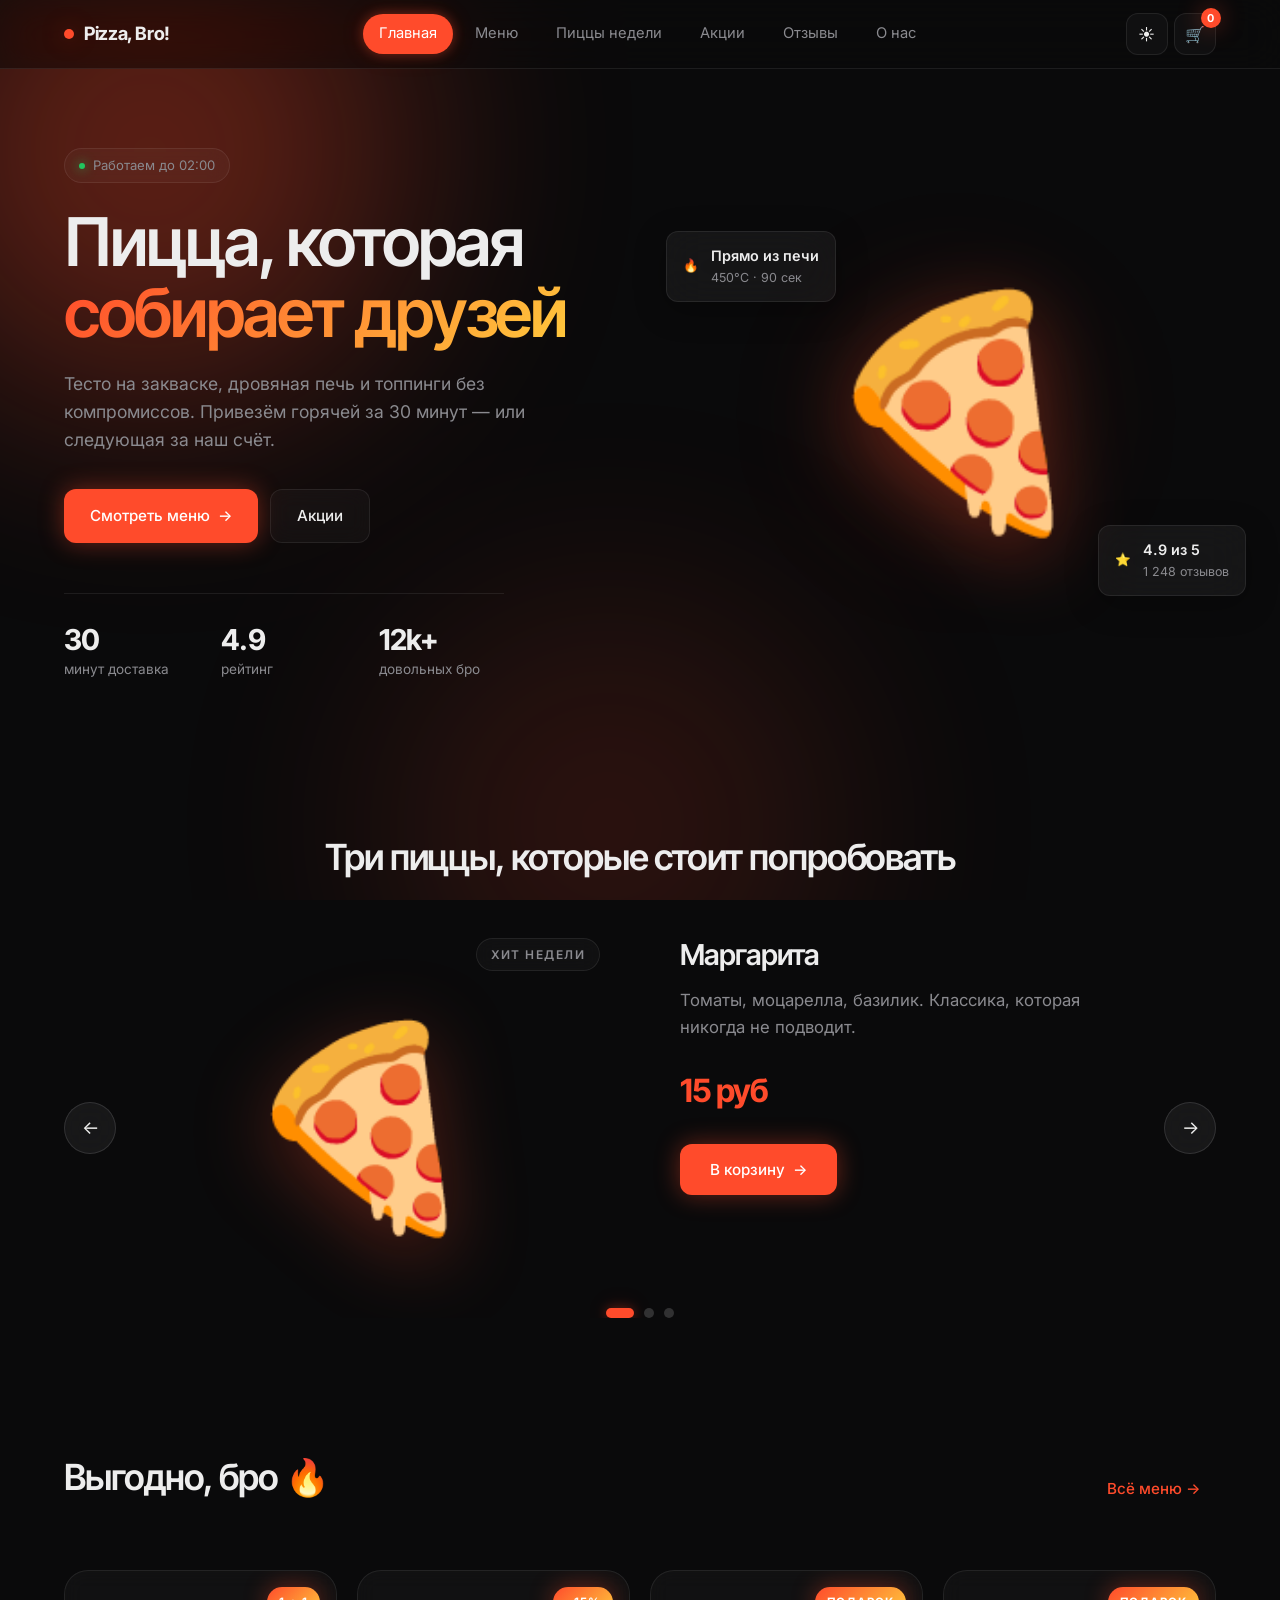
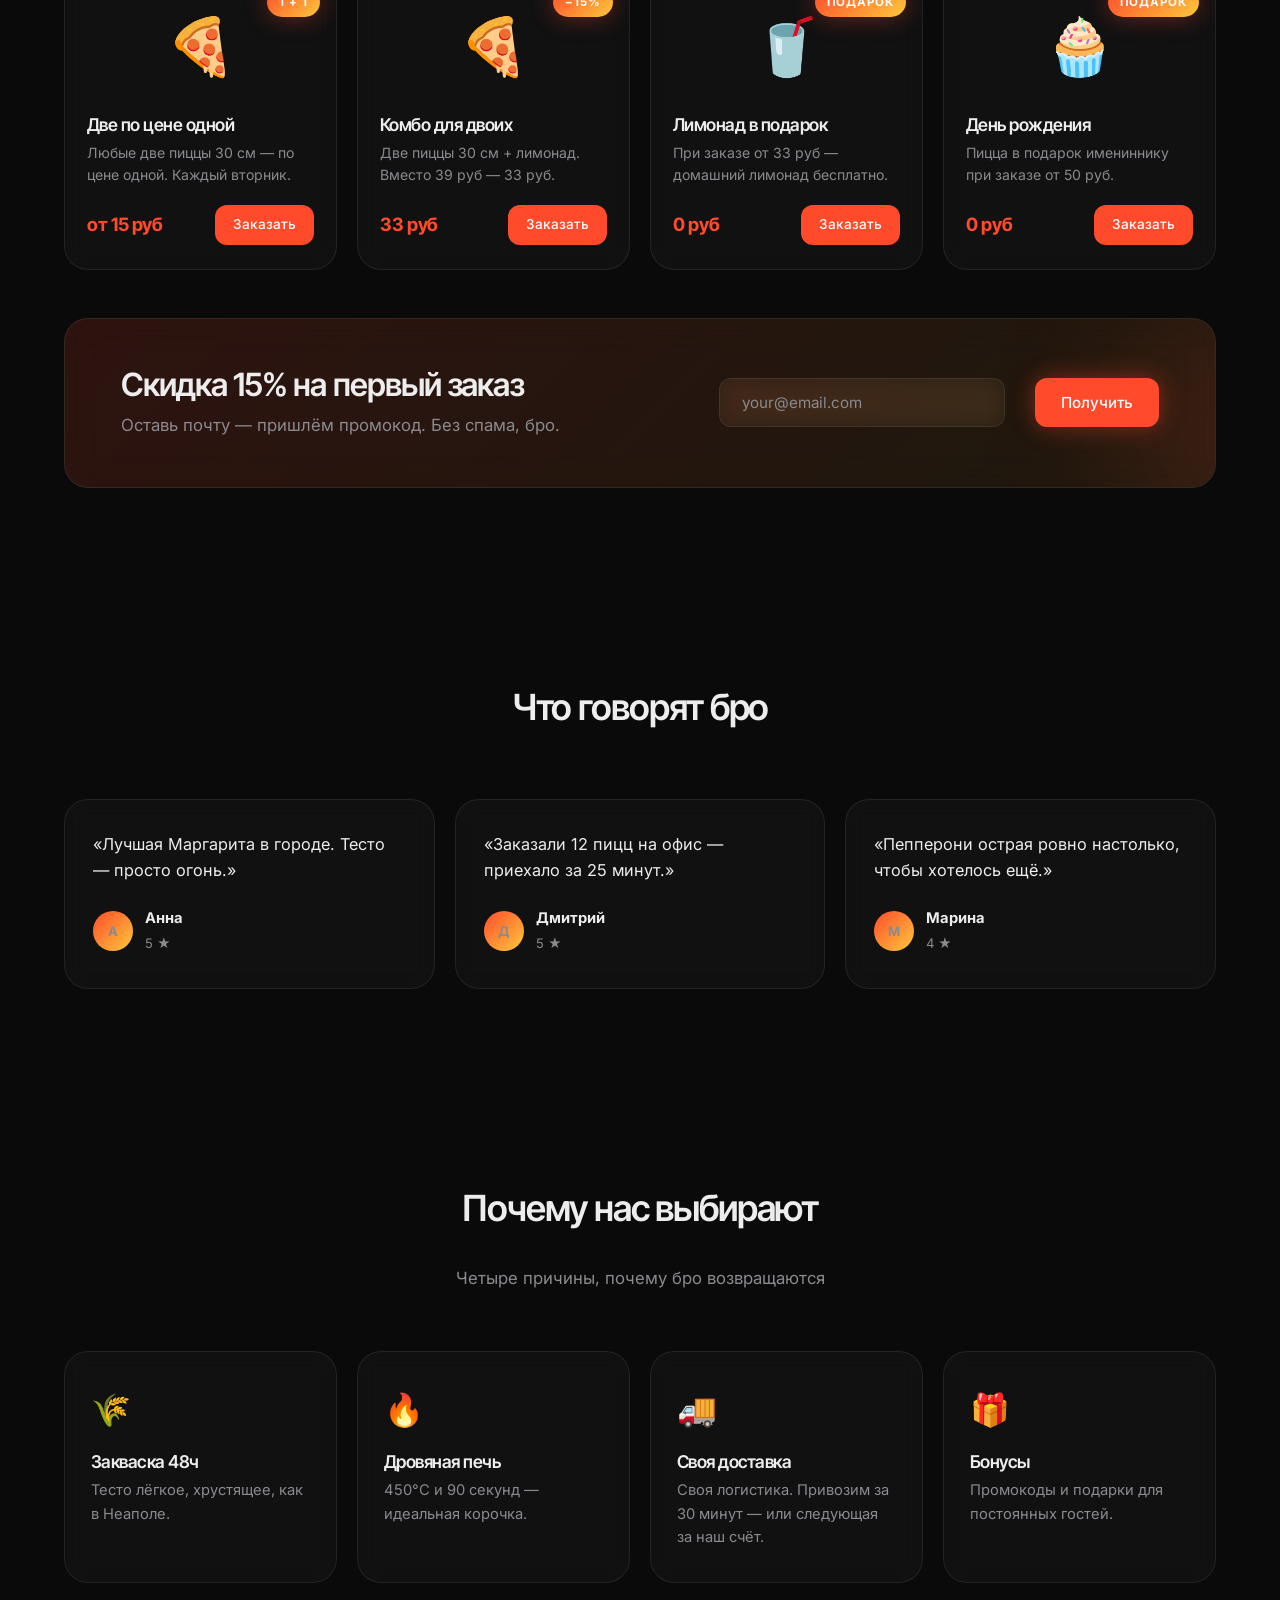
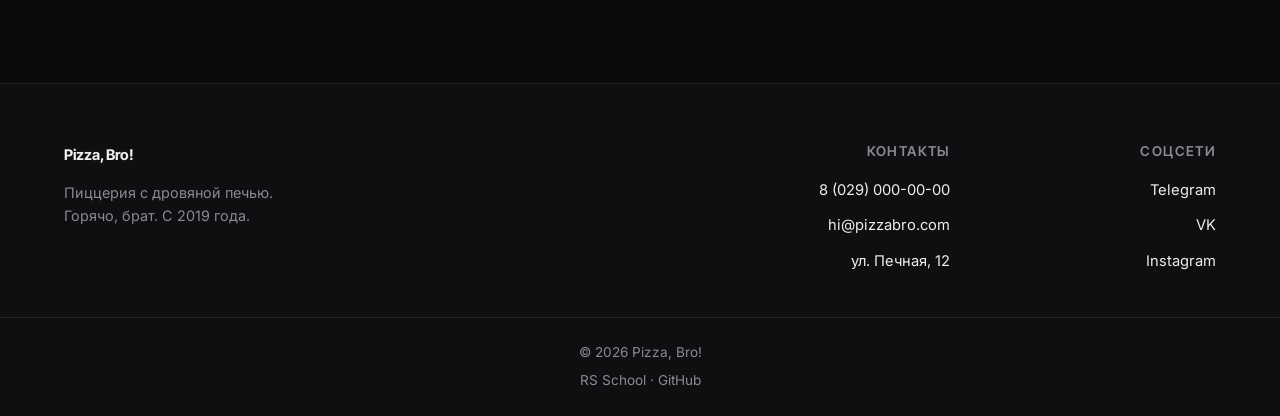
<file: index.html>
<!DOCTYPE html>
<html lang="ru" data-theme="dark">
<head>
    <meta charset="UTF-8">
    <meta name="viewport" content="width=device-width, initial-scale=1.0">
    <title>Pizza, Bro! — Горячо, брат</title>
    <meta name="description" content="Пиццерия Pizza, Bro!: пицца на дровах за 30 минут. Тесто на закваске, быстрая доставка.">
    <link rel="icon" type="image/svg+xml" href="favicon.svg">
    <link rel="preconnect" href="https://fonts.googleapis.com">
    <link rel="preconnect" href="https://fonts.gstatic.com" crossorigin>
    <link href="https://fonts.googleapis.com/css2?family=Inter:wght@400;500;600;700&family=Inter+Tight:wght@500;600;700&display=swap" rel="stylesheet">
    <link rel="stylesheet" href="css/style.css">
</head>
<body>

    <div class="bg-blobs">
        <div class="blob blob--1"></div>
        <div class="blob blob--2"></div>
    </div>

    <!-- ================= HEADER ================= -->
    <header class="header">
        <div class="container header__inner">
            <a href="index.html" class="logo" aria-label="Pizza, Bro! — на главную">
                <span class="logo__dot"></span>
                Pizza, Bro!
            </a>

            <nav class="nav nav--desktop" aria-label="Основная навигация">
                <ul class="nav__list">
                    <li><a href="#hero" class="nav__link nav__link--active">Главная</a></li>
                    <li><a href="catalog.html" class="nav__link">Меню</a></li>
                    <li><a href="#showcase" class="nav__link">Пиццы недели</a></li>
                    <li><a href="#sale-pizzas" class="nav__link">Акции</a></li>
                    <li><a href="#reviews" class="nav__link">Отзывы</a></li>
                    <li><a href="#features" class="nav__link">О нас</a></li>
                </ul>
            </nav>

            <div class="header__actions">
                <button class="icon-btn" id="themeToggle" type="button" aria-label="Сменить тему">
                    <span class="theme-toggle__icon">☀️</span>
                </button>

                <div class="cart-wrapper">
                    <button class="icon-btn cart-btn" id="cartBtn" type="button" aria-label="Корзина">
                        <span>🛒</span>
                        <span class="cart-btn__count" id="cartCount">0</span>
                    </button>

                    <div class="cart-dropdown" id="cartDropdown" hidden>
                        <div class="cart-dropdown__header">
                            <h3 class="cart-dropdown__title">Корзина</h3>
                            <button class="cart-dropdown__clear" id="cartClear" type="button">Очистить</button>
                        </div>
                        <div class="cart-dropdown__body" id="cartBody"></div>
                        <div class="cart-dropdown__footer">
                            <div class="cart-dropdown__total">
                                <span>Итого:</span>
                                <strong id="cartTotal">0 руб</strong>
                            </div>
                            <button class="btn btn--primary cart-dropdown__checkout" type="button">Оформить</button>
                        </div>
                    </div>
                </div>

                <button class="burger" id="burger" type="button" aria-label="Открыть меню" aria-expanded="false">
                    <span></span><span></span><span></span>
                </button>
            </div>
        </div>
    </header>

    <nav class="nav nav--mobile" id="nav" aria-label="Мобильная навигация">
        <ul class="nav__list">
            <li><a href="#hero" class="nav__link nav__link--active">Главная</a></li>
            <li><a href="catalog.html" class="nav__link">Меню</a></li>
            <li><a href="#showcase" class="nav__link">Пиццы недели</a></li>
            <li><a href="#sale-pizzas" class="nav__link">Акции</a></li>
            <li><a href="#reviews" class="nav__link">Отзывы</a></li>
            <li><a href="#features" class="nav__link">О нас</a></li>
        </ul>
    </nav>

    <main>

        <!-- ================= HERO ================= -->
        <section class="hero" id="hero">
            <div class="container hero__inner">
                <div class="hero__content">
                    <div class="hero__badge">
                        <span class="hero__badge-dot"></span>
                        Работаем до 02:00
                    </div>

                    <h1 class="hero__title">
                        Пицца, которая<br>
                        <span class="hero__gradient">собирает друзей</span>
                    </h1>

                    <p class="hero__text">
                        Тесто на закваске, дровяная печь и топпинги без компромиссов.
                        Привезём горячей за 30 минут — или следующая за наш счёт.
                    </p>

                    <div class="hero__buttons">
                        <a href="catalog.html" class="btn btn--primary">
                            Смотреть меню
                            <span class="btn__arrow">→</span>
                        </a>
                        <a href="#sale-pizzas" class="btn btn--ghost">Акции</a>
                    </div>

                    <ul class="hero__stats">
                        <li>
                            <strong>30</strong>
                            <span>минут доставка</span>
                        </li>
                        <li>
                            <strong>4.9</strong>
                            <span>рейтинг</span>
                        </li>
                        <li>
                            <strong>12k+</strong>
                            <span>довольных бро</span>
                        </li>
                    </ul>
                </div>

                <div class="hero__image">
                    <div class="hero__glow"></div>
                    <div class="hero__pizza">
                        <img src="images/pizza.svg" alt="Пицца из дровяной печи">
                    </div>
                    <div class="hero__card hero__card--1">
                        <span class="hero__card-icon">🔥</span>
                        <div>
                            <strong>Прямо из печи</strong>
                            <span>450°C · 90 сек</span>
                        </div>
                    </div>
                    <div class="hero__card hero__card--2">
                        <span class="hero__card-icon">⭐</span>
                        <div>
                            <strong>4.9 из 5</strong>
                            <span>1 248 отзывов</span>
                        </div>
                    </div>
                </div>
            </div>
        </section>

        <!-- ================= CAROUSEL ================= -->
        <section class="carousel" id="showcase" aria-label="Пиццы недели">
            <div class="container">

                <div class="carousel__head">
                    <h2 class="section-title">Три пиццы, которые стоит попробовать</h2>
                </div>

                <div class="carousel__stage" id="carouselStage">

                    <div class="carousel__viewport">
                        <ul class="carousel__track" id="carouselTrack">

                            <li class="carousel__slide carousel__slide--active">
                                <div class="carousel__inner">

                                    <div class="carousel__visual">
                                        <span class="carousel__tag">Хит недели</span>
                                        <div class="carousel__pizza">
                                            <img src="images/pizza.svg" alt="Пицца Маргарита">
                                        </div>
                                    </div>

                                    <div class="carousel__content">
                                        <h3 class="carousel__title">Маргарита</h3>
                                        <p class="carousel__desc">
                                            Томаты, моцарелла, базилик. Классика, которая никогда не подводит.
                                        </p>
                                        <span class="carousel__price">15 руб</span>
                                        <button class="btn btn--primary carousel__btn" type="button" data-add-simple="pizza-margherita">
                                            В корзину
                                            <span>→</span>
                                        </button>
                                    </div>

                                </div>
                            </li>

                            <li class="carousel__slide">
                                <div class="carousel__inner">

                                    <div class="carousel__visual">
                                        <span class="carousel__tag carousel__tag--hot">Острая</span>
                                        <div class="carousel__pizza">
                                            <img src="images/pizza.svg" alt="Пицца Пепперони">
                                        </div>
                                    </div>

                                    <div class="carousel__content">
                                        <h3 class="carousel__title">Пепперони</h3>
                                        <p class="carousel__desc">
                                            Острая салями, моцарелла, чили. Для тех, кто любит поострее.
                                        </p>
                                        <span class="carousel__price">20 руб</span>
                                        <button class="btn btn--primary carousel__btn" type="button" data-add-simple="pizza-pepperoni">
                                            В корзину
                                            <span>→</span>
                                        </button>
                                    </div>

                                </div>
                            </li>

                            <li class="carousel__slide">
                                <div class="carousel__inner">

                                    <div class="carousel__visual">
                                        <span class="carousel__tag">Классика</span>
                                        <div class="carousel__pizza">
                                            <img src="images/pizza.svg" alt="Пицца Четыре сыра">
                                        </div>
                                    </div>

                                    <div class="carousel__content">
                                        <h3 class="carousel__title">Четыре сыра</h3>
                                        <p class="carousel__desc">
                                            Горгонзола, дорблю, чеддер, моцарелла. Сырный рай, бро.
                                        </p>
                                        <span class="carousel__price">23 руб</span>
                                        <button class="btn btn--primary carousel__btn" type="button" data-add-simple="pizza-four-cheese">
                                            В корзину
                                            <span>→</span>
                                        </button>
                                    </div>

                                </div>
                            </li>

                        </ul>
                    </div>

                    <div class="carousel__dots" role="tablist" aria-label="Слайды">
                        <button class="carousel__dot carousel__dot--active" type="button" role="tab" aria-selected="true" aria-label="Слайд 1"></button>
                        <button class="carousel__dot" type="button" role="tab" aria-selected="false" aria-label="Слайд 2"></button>
                        <button class="carousel__dot" type="button" role="tab" aria-selected="false" aria-label="Слайд 3"></button>
                    </div>

                    <button class="carousel__arrow carousel__arrow--prev" type="button" id="carouselPrev" aria-label="Предыдущий слайд">
                        <span>←</span>
                    </button>
                    <button class="carousel__arrow carousel__arrow--next" type="button" id="carouselNext" aria-label="Следующий слайд">
                        <span>→</span>
                    </button>

                </div>

            </div>
        </section>

        <!-- ================= SALE ================= -->
        <section class="sale" id="sale-pizzas">
            <div class="container">
                <div class="section-head">
                    <div>
                        <h2 class="section-title">Выгодно, бро 🔥</h2>
                    </div>
                    <a href="catalog.html" class="link-more">
                        Всё меню <span>→</span>
                    </a>
                </div>

                <div class="sale__grid">

                    <article class="sale-card">
                        <div class="sale-card__badge">1 + 1</div>
                        <div class="sale-card__img">
                            <img src="images/pizza.svg" alt="Пицца Маргарита">
                        </div>
                        <div class="sale-card__body">
                            <h3>Две по цене одной</h3>
                            <p>Любые две пиццы 30 см — по цене одной. Каждый вторник.</p>
                            <div class="sale-card__bottom">
                                <span class="price">от 15 руб</span>
                                <a href="catalog.html" class="btn btn--small">Заказать</a>
                            </div>
                        </div>
                    </article>

                    <article class="sale-card">
                        <div class="sale-card__badge">−15%</div>
                        <div class="sale-card__img">
                            <img src="images/pizza.svg" alt="Пицца Пепперони">
                        </div>
                        <div class="sale-card__body">
                            <h3>Комбо для двоих</h3>
                            <p>Две пиццы 30 см + лимонад. Вместо 39 руб — 33 руб.</p>
                            <div class="sale-card__bottom">
                                <span class="price">33 руб</span>
                                <a href="catalog.html" class="btn btn--small">Заказать</a>
                            </div>
                        </div>
                    </article>

                    <article class="sale-card">
                        <div class="sale-card__badge">Подарок</div>
                        <div class="sale-card__img">
                            <img src="images/drink-lemonade.svg" alt="Домашний лимонад">
                        </div>
                        <div class="sale-card__body">
                            <h3>Лимонад в подарок</h3>
                            <p>При заказе от 33 руб — домашний лимонад бесплатно.</p>
                            <div class="sale-card__bottom">
                                <span class="price">0 руб</span>
                                <a href="catalog.html" class="btn btn--small">Заказать</a>
                            </div>
                        </div>
                    </article>

                    <article class="sale-card">
                        <div class="sale-card__badge">Подарок</div>
                        <div class="sale-card__img">
                            <img src="images/dessert-cheesecake.svg" alt="Чизкейк">
                        </div>
                        <div class="sale-card__body">
                            <h3>День рождения</h3>
                            <p>Пицца в подарок имениннику при заказе от 50 руб.</p>
                            <div class="sale-card__bottom">
                                <span class="price">0 руб</span>
                                <a href="catalog.html" class="btn btn--small">Заказать</a>
                            </div>
                        </div>
                    </article>

                </div>

                <div class="cta">
                    <div class="cta__inner">
                        <div class="cta__text">
                            <h3>Скидка 15% на первый заказ</h3>
                            <p>Оставь почту — пришлём промокод. Без спама, бро.</p>
                        </div>
                        <form class="cta__form" novalidate>
                            <input type="email" placeholder="your@email.com" aria-label="Email" required>
                            <button type="submit" class="btn btn--primary">Получить</button>
                        </form>
                    </div>
                </div>

            </div>
        </section>

        <!-- ================= REVIEWS ================= -->
        <section class="reviews" id="reviews">
            <div class="container">
                <div class="section-head section-head--center">
                    <h2 class="section-title">Что говорят бро</h2>
                </div>

                <div class="reviews__grid">
                    <blockquote class="review">
                        <p>«Лучшая Маргарита в городе. Тесто — просто огонь.»</p>
                        <footer>
                            <span class="review__avatar">А</span>
                            <div>
                                <strong>Анна</strong>
                                <span>5 ★</span>
                            </div>
                        </footer>
                    </blockquote>

                    <blockquote class="review">
                        <p>«Заказали 12 пицц на офис — приехало за 25 минут.»</p>
                        <footer>
                            <span class="review__avatar">Д</span>
                            <div>
                                <strong>Дмитрий</strong>
                                <span>5 ★</span>
                            </div>
                        </footer>
                    </blockquote>

                    <blockquote class="review">
                        <p>«Пепперони острая ровно настолько, чтобы хотелось ещё.»</p>
                        <footer>
                            <span class="review__avatar">М</span>
                            <div>
                                <strong>Марина</strong>
                                <span>4 ★</span>
                            </div>
                        </footer>
                    </blockquote>
                </div>
            </div>
        </section>

        <!-- ================= FEATURES ================= -->
        <section class="features" id="features">
            <div class="container">
                <div class="section-head section-head--center">
                    <h2 class="section-title">Почему нас выбирают</h2>
                    <p class="section-sub">Четыре причины, почему бро возвращаются</p>
                </div>

                <div class="features__grid">
                    <article class="feature">
                        <div class="feature__icon">🌾</div>
                        <h3>Закваска 48ч</h3>
                        <p>Тесто лёгкое, хрустящее, как в Неаполе.</p>
                    </article>
                    <article class="feature">
                        <div class="feature__icon">🔥</div>
                        <h3>Дровяная печь</h3>
                        <p>450°C и 90 секунд — идеальная корочка.</p>
                    </article>
                    <article class="feature">
                        <div class="feature__icon">🚚</div>
                        <h3>Своя доставка</h3>
                        <p>Своя логистика. Привозим за 30 минут — или следующая за наш счёт.</p>
                    </article>
                    <article class="feature">
                        <div class="feature__icon">🎁</div>
                        <h3>Бонусы</h3>
                        <p>Промокоды и подарки для постоянных гостей.</p>
                    </article>
                </div>
            </div>
        </section>

    </main>

    <!-- ================= FOOTER ================= -->
    <footer class="footer" id="contacts">
        <div class="container footer__inner">
            <div class="footer__col footer__col--brand">
                <a href="index.html" class="logo" aria-label="Pizza, Bro! — на главную">
                    <span class="logo__dot"></span>
                    Pizza, Bro!
                </a>
                <p>Пиццерия с дровяной печью.<br>Горячо, брат. С 2019 года.</p>
            </div>

            <div class="footer__col">
                <h4>Контакты</h4>
                <ul>
                    <li><a href="tel:+37500000000">8 (029) 000-00-00</a></li>
                    <li><a href="mailto:hi@pizzabro.com">hi@pizzabro.com</a></li>
                    <li>
                        <a href="https://yandex.by/maps/geo/53177019/?ll=27.727503%2C53.882847&z=11.21"
                           target="_blank" rel="noopener noreferrer">
                            ул. Печная, 12
                        </a>
                    </li>
                </ul>
            </div>

            <div class="footer__col">
                <h4>Соцсети</h4>
                <ul>
                    <li><a href="https://t.me/heras8" target="_blank" rel="noopener noreferrer">Telegram</a></li>
                    <li><a href="https://vk.ru" target="_blank" rel="noopener noreferrer">VK</a></li>
                    <li><a href="https://instagram.com/" target="_blank" rel="noopener noreferrer">Instagram</a></li>
                </ul>
            </div>
        </div>

        <div class="footer__bottom">
            <p>© 2026 Pizza, Bro!</p>
            <p>
                <a href="https://rs.school/" target="_blank" rel="noopener noreferrer">RS School</a>
                ·
                <a href="https://github.com/a-heras" target="_blank" rel="noopener noreferrer">GitHub</a>
            </p>
        </div>
    </footer>

    <script src="js/products.js"></script>
    <script src="js/theme.js"></script>
    <script src="js/burger.js"></script>
    <script src="js/carousel.js"></script>
    <script src="js/cart.js"></script>
</body>
</html>
</file>
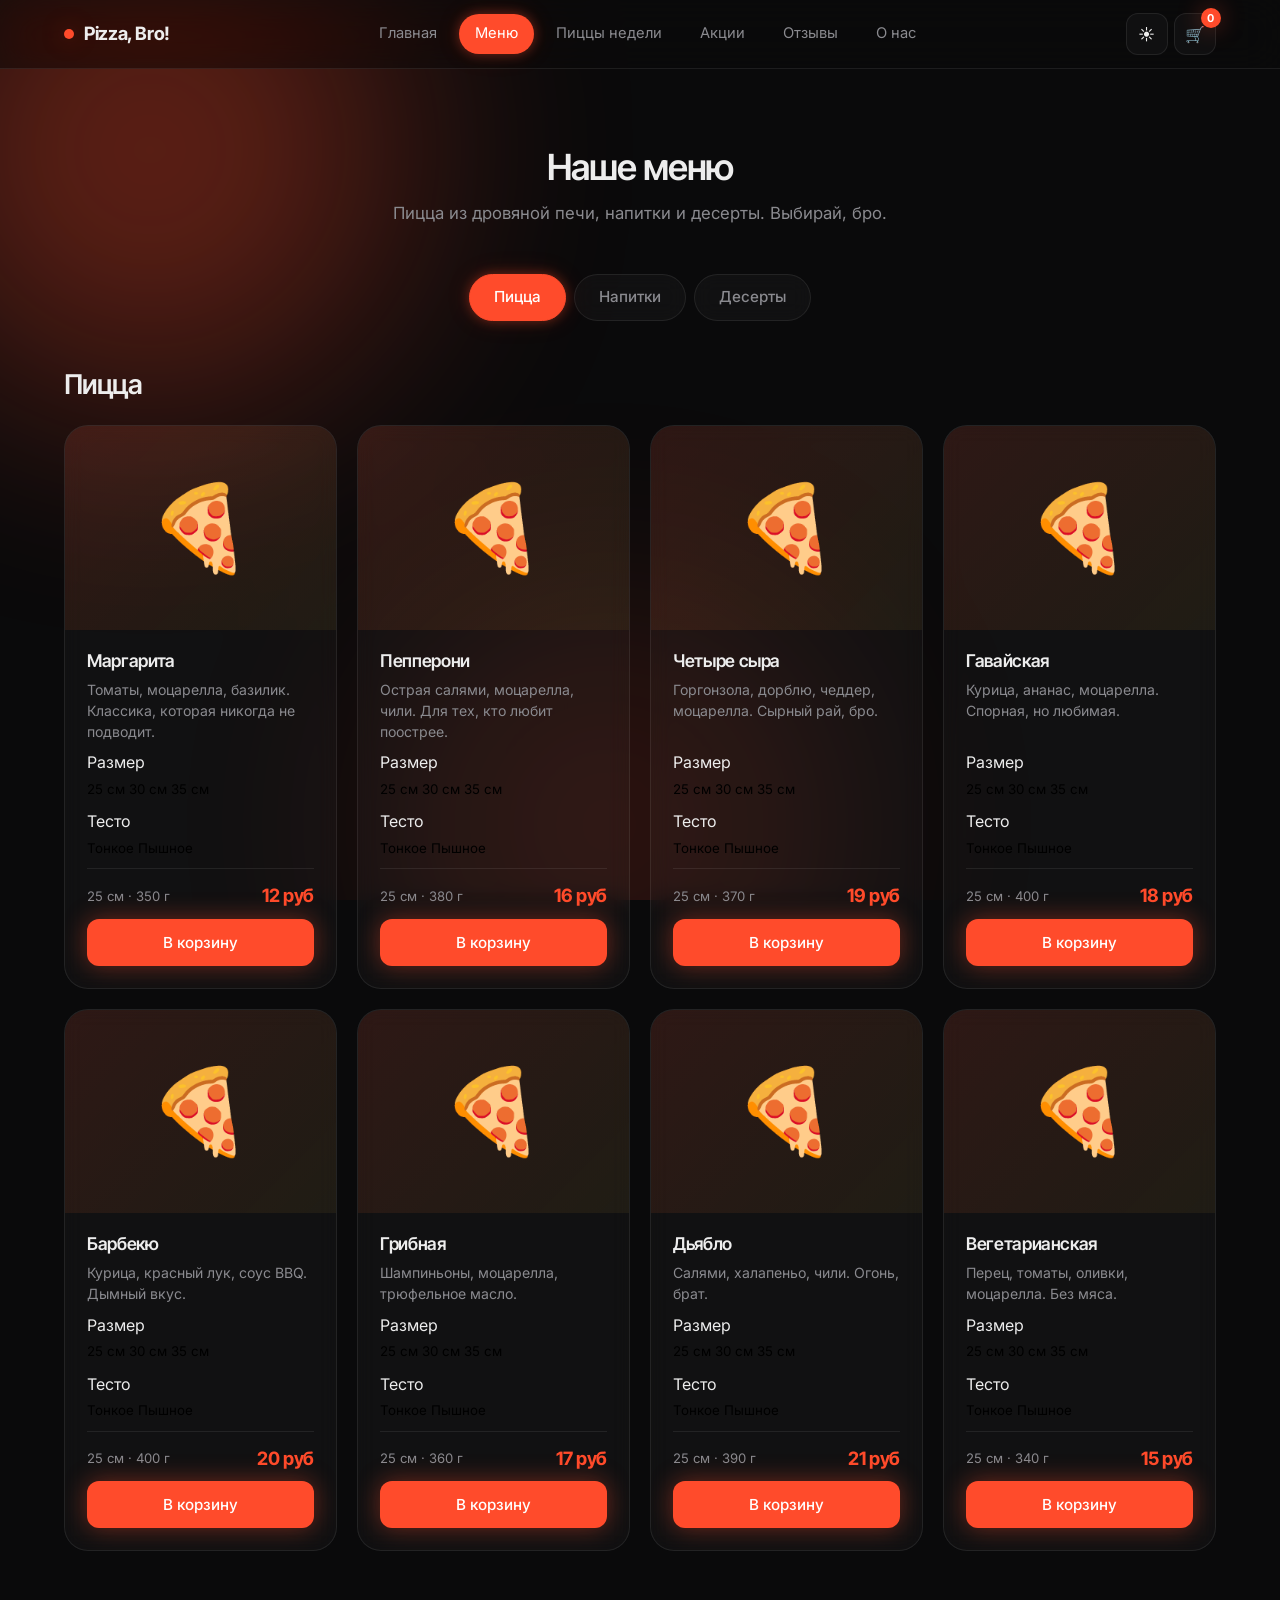
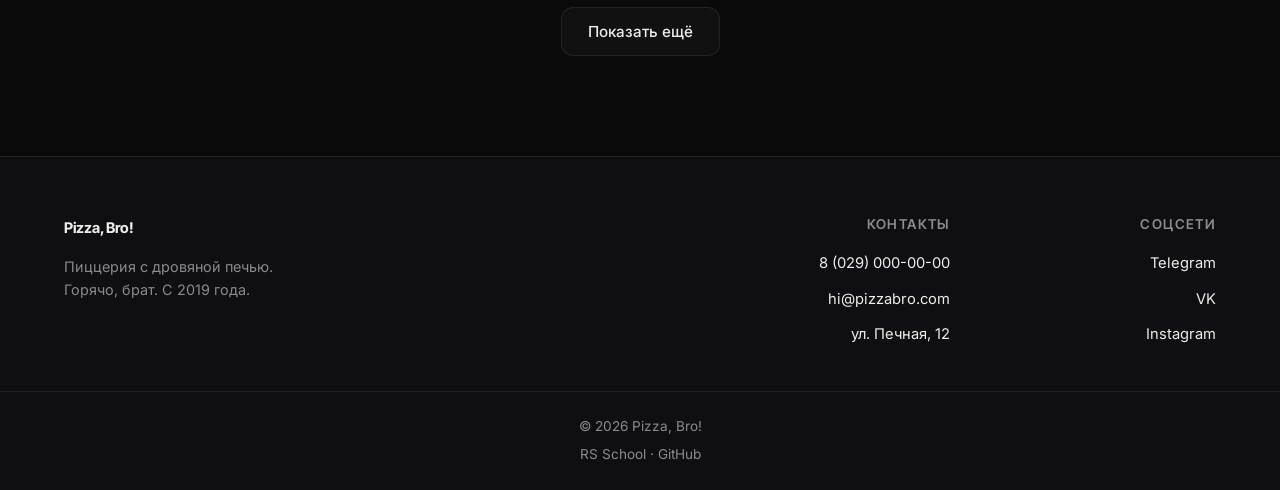
<file: catalog.html>
<!DOCTYPE html>
<html lang="ru" data-theme="dark">
<head>
    <meta charset="UTF-8">
    <meta name="viewport" content="width=device-width, initial-scale=1.0">
    <title>Меню — Pizza, Bro!</title>
    <meta name="description" content="Меню пиццерии Pizza, Bro!: пицца, напитки, десерты. Доставка за 30 минут.">
    <link rel="icon" type="image/svg+xml" href="favicon.svg">
    <link rel="preconnect" href="https://fonts.googleapis.com">
    <link rel="preconnect" href="https://fonts.gstatic.com" crossorigin>
    <link href="https://fonts.googleapis.com/css2?family=Inter:wght@400;500;600;700&family=Inter+Tight:wght@500;600;700&display=swap" rel="stylesheet">
    <link rel="stylesheet" href="css/style.css">
    <link rel="stylesheet" href="css/catalog.css">
</head>
<body>

    <div class="bg-blobs">
        <div class="blob blob--1"></div>
        <div class="blob blob--2"></div>
    </div>

    <!-- ================= HEADER ================= -->
    <header class="header">
        <div class="container header__inner">
            <a href="index.html" class="logo" aria-label="Pizza, Bro! — на главную">
                <span class="logo__dot"></span>
                Pizza, Bro!
            </a>

            <nav class="nav nav--desktop" aria-label="Основная навигация">
                <ul class="nav__list">
                    <li><a href="index.html" class="nav__link">Главная</a></li>
                    <li><a href="catalog.html" class="nav__link nav__link--active">Меню</a></li>
                    <li><a href="index.html#showcase" class="nav__link">Пиццы недели</a></li>
                    <li><a href="index.html#sale-pizzas" class="nav__link">Акции</a></li>
                    <li><a href="index.html#reviews" class="nav__link">Отзывы</a></li>
                    <li><a href="index.html#features" class="nav__link">О нас</a></li>
                </ul>
            </nav>

            <div class="header__actions">
                <button class="icon-btn" id="themeToggle" type="button" aria-label="Сменить тему">
                    <span class="theme-toggle__icon">☀️</span>
                </button>

                <div class="cart-wrapper">
                    <button class="icon-btn cart-btn" id="cartBtn" type="button" aria-label="Корзина">
                        <span>🛒</span>
                        <span class="cart-btn__count" id="cartCount">0</span>
                    </button>

                    <div class="cart-dropdown" id="cartDropdown" hidden>
                        <div class="cart-dropdown__header">
                            <h3 class="cart-dropdown__title">Корзина</h3>
                            <button class="cart-dropdown__clear" id="cartClear" type="button">Очистить</button>
                        </div>
                        <div class="cart-dropdown__body" id="cartBody"></div>
                        <div class="cart-dropdown__footer">
                            <div class="cart-dropdown__total">
                                <span>Итого:</span>
                                <strong id="cartTotal">0 руб</strong>
                            </div>
                            <button class="btn btn--primary cart-dropdown__checkout" type="button">Оформить</button>
                        </div>
                    </div>
                </div>

                <button class="burger" id="burger" type="button" aria-label="Открыть меню" aria-expanded="false">
                    <span></span><span></span><span></span>
                </button>
            </div>
        </div>
    </header>

    <nav class="nav nav--mobile" id="nav" aria-label="Мобильная навигация">
        <ul class="nav__list">
            <li><a href="index.html" class="nav__link">Главная</a></li>
            <li><a href="catalog.html" class="nav__link nav__link--active">Меню</a></li>
            <li><a href="index.html#showcase" class="nav__link">Пиццы недели</a></li>
            <li><a href="index.html#sale-pizzas" class="nav__link">Акции</a></li>
            <li><a href="index.html#reviews" class="nav__link">Отзывы</a></li>
            <li><a href="index.html#features" class="nav__link">О нас</a></li>
        </ul>
    </nav>

    <main>

        <!-- ================= CATALOG ================= -->
        <section class="catalog" id="catalog">
            <div class="container">
                <h1 class="section-title catalog__title">Наше меню</h1>
                <p class="section-sub catalog__sub">Пицца из дровяной печи, напитки и десерты. Выбирай, бро.</p>

                <div class="catalog__categories">

                    <input type="radio" name="category" id="cat-pizza" value="pizza" class="catalog__radio" checked>
                    <input type="radio" name="category" id="cat-drinks" value="drinks" class="catalog__radio">
                    <input type="radio" name="category" id="cat-desserts" value="desserts" class="catalog__radio">

                    <div class="catalog__tabs" role="tablist" aria-label="Категории меню">
                        <label for="cat-pizza" class="catalog__tab">Пицца</label>
                        <label for="cat-drinks" class="catalog__tab">Напитки</label>
                        <label for="cat-desserts" class="catalog__tab">Десерты</label>
                    </div>

                    <div class="catalog__panels">

                        <div class="catalog__panel catalog__panel--pizza">
                            <h2 class="catalog__category-title">Пицца</h2>
                            <div class="catalog__grid catalog__grid--pizza"></div>
                            <div class="catalog__more">
                                <button class="btn btn--ghost catalog__more-btn" type="button" data-category="pizza">
                                    Показать ещё
                                </button>
                            </div>
                        </div>

                        <div class="catalog__panel catalog__panel--drinks">
                            <h2 class="catalog__category-title">Напитки</h2>
                            <div class="catalog__grid catalog__grid--drinks"></div>
                            <div class="catalog__more">
                                <button class="btn btn--ghost catalog__more-btn" type="button" data-category="drinks">
                                    Показать ещё
                                </button>
                            </div>
                        </div>

                        <div class="catalog__panel catalog__panel--desserts">
                            <h2 class="catalog__category-title">Десерты</h2>
                            <div class="catalog__grid catalog__grid--desserts"></div>
                            <div class="catalog__more">
                                <button class="btn btn--ghost catalog__more-btn" type="button" data-category="desserts">
                                    Показать ещё
                                </button>
                            </div>
                        </div>

                    </div>
                </div>
            </div>
        </section>

    </main>

    <!-- ================= FOOTER ================= -->
    <footer class="footer" id="contacts">
        <div class="container footer__inner">
            <div class="footer__col footer__col--brand">
                <a href="index.html" class="logo" aria-label="Pizza, Bro! — на главную">
                    <span class="logo__dot"></span>
                    Pizza, Bro!
                </a>
                <p>Пиццерия с дровяной печью.<br>Горячо, брат. С 2019 года.</p>
            </div>

            <div class="footer__col">
                <h4>Контакты</h4>
                <ul>
                    <li><a href="tel:+37500000000">8 (029) 000-00-00</a></li>
                    <li><a href="mailto:hi@pizzabro.com">hi@pizzabro.com</a></li>
                    <li>
                        <a href="https://yandex.by/maps/geo/53177019/?ll=27.727503%2C53.882847&z=11.21"
                           target="_blank" rel="noopener noreferrer">
                            ул. Печная, 12
                        </a>
                    </li>
                </ul>
            </div>

            <div class="footer__col">
                <h4>Соцсети</h4>
                <ul>
                    <li><a href="https://t.me/heras8" target="_blank" rel="noopener noreferrer">Telegram</a></li>
                    <li><a href="https://vk.ru" target="_blank" rel="noopener noreferrer">VK</a></li>
                    <li><a href="https://instagram.com/" target="_blank" rel="noopener noreferrer">Instagram</a></li>
                </ul>
            </div>
        </div>

        <div class="footer__bottom">
            <p>© 2026 Pizza, Bro!</p>
            <p>
                <a href="https://rs.school/" target="_blank" rel="noopener noreferrer">RS School</a>
                ·
                <a href="https://github.com/a-heras" target="_blank" rel="noopener noreferrer">GitHub</a>
            </p>
        </div>
    </footer>

    <!-- ================= MODAL ================= -->
    <div class="modal" id="modal" hidden>
        <div class="modal__overlay" data-modal-close></div>
        <div class="modal__dialog" role="dialog" aria-modal="true" aria-labelledby="modalTitle">
            <button class="modal__close" type="button" aria-label="Закрыть" data-modal-close>
                <span></span><span></span>
            </button>
            <div class="modal__content" id="modalContent"></div>
        </div>
    </div>

    <script src="js/products.js"></script>
    <script src="js/theme.js"></script>
    <script src="js/burger.js"></script>
    <script src="js/cart.js"></script>
    <script src="js/catalog.js"></script>
    <script src="js/modal.js"></script>
</body>
</html>
</file>
<file: css/style.css>
/* ============================================================
   ROOT VARIABLES
   ============================================================ */

:root {
    --bg: #0a0a0b;
    --bg-alt: #0f0f11;
    --card: rgba(255, 255, 255, .03);
    --card-hover: rgba(255, 255, 255, .06);
    --text: #ededed;
    --text-muted: #8a8a8f;
    --accent: #ff4b2b;
    --accent-hover: #ff6647;
    --accent-2: #ffc93c;
    --border: rgba(255, 255, 255, .08);
    --border-hover: rgba(255, 255, 255, .16);
    --glow: 0 0 60px rgba(255, 75, 43, .35);
    --glow-sm: 0 0 24px rgba(255, 75, 43, .4);
    --glow-btn:
        0 0 12px rgba(255, 75, 43, .35),
        0 0 24px rgba(255, 75, 43, .15);
    --radius: 24px;
    --radius-sm: 12px;
    --radius-pill: 999px;
    --container: 1200px;
    --transition: .3s cubic-bezier(.16, 1, .3, 1);
    --font: 'Inter', system-ui, sans-serif;
    --font-display: 'Inter Tight', 'Inter', sans-serif;
}

[data-theme="light"] {
    --bg: #f6f2ea;
    --bg-alt: #fdfaf4;
    --card: rgba(0, 0, 0, .025);
    --card-hover: rgba(0, 0, 0, .05);
    --text: #1c1814;
    --text-muted: #6d6359;
    --accent: #d6351a;
    --accent-hover: #e63a1c;
    --accent-2: #d68a00;
    --border: rgba(0, 0, 0, .09);
    --border-hover: rgba(0, 0, 0, .17);
    --glow: 0 0 40px rgba(214, 53, 26, .18);
    --glow-sm: 0 0 20px rgba(214, 53, 26, .22);
    --glow-btn:
        0 0 10px rgba(214, 53, 26, .22),
        0 0 20px rgba(214, 53, 26, .1);
}

* {
    margin: 0;
    padding: 0;
    box-sizing: border-box;
}

html {
    scroll-behavior: smooth;
    scroll-padding-top: 80px;
}

body {
    padding-top: 68px;
    font-family: var(--font);
    background: var(--bg);
    color: var(--text);
    line-height: 1.6;
    -webkit-font-smoothing: antialiased;
    overflow-x: hidden;
    transition: background var(--transition), color var(--transition);
}

a {
    color: inherit;
    text-decoration: none;
}

img {
    max-width: 100%;
    display: block;
}

button {
    font-family: inherit;
    cursor: pointer;
    border: none;
    background: none;
}

ul {
    list-style: none;
}

h1,
h2,
h3,
h4 {
    font-family: var(--font-display);
    font-weight: 600;
    letter-spacing: -.03em;
    line-height: 1.1;
}

.container {
    max-width: var(--container);
    margin: 0 auto;
    padding: 0 24px;
}

section {
    padding: 100px 0;
}

.bg-blobs {
    position: fixed;
    inset: 0;
    z-index: -1;
    overflow: hidden;
    pointer-events: none;
}

.blob {
    position: absolute;
    border-radius: 50%;
    filter: blur(120px);
    opacity: .35;
}

.blob--1 {
    width: 500px;
    height: 500px;
    background: var(--accent);
    top: -100px;
    left: -100px;
    animation: blobFloat 20s ease-in-out infinite;
}

.blob--2 {
    width: 450px;
    height: 450px;
    background: var(--accent);
    bottom: -150px;
    left: 30%;
    opacity: .15;
    animation: blobFloat 30s ease-in-out infinite;
}

@keyframes blobFloat {
    0%,
    100% {
        transform: translate(0, 0) scale(1);
    }
    33% {
        transform: translate(60px, -40px) scale(1.1);
    }
    66% {
        transform: translate(-40px, 60px) scale(.95);
    }
}

.section-head {
    display: flex;
    justify-content: space-between;
    align-items: flex-end;
    gap: 24px;
    flex-wrap: wrap;
    margin-bottom: 60px;
}

.section-head--center {
    flex-direction: column;
    align-items: center;
    text-align: center;
}

.section-title {
    font-size: clamp(1.5rem, 3vw, 2.25rem);
    margin-bottom: 12px;
}

.section-sub {
    color: var(--text-muted);
    font-size: 1.05rem;
    max-width: 520px;
}

.btn {
    display: inline-flex;
    align-items: center;
    justify-content: center;
    gap: 8px;
    padding: 14px 26px;
    border-radius: var(--radius-sm);
    font-weight: 500;
    font-size: .95rem;
    transition: var(--transition);
    white-space: nowrap;
}

.btn--primary {
    background: var(--accent);
    color: #fff;
    box-shadow: var(--glow-sm);
}

@media (hover: hover) {
    .btn--primary:hover {
        background: var(--accent-hover);
        color: #fff;
        transform: translateY(-2px);
        box-shadow: var(--glow-btn);
    }
}

.btn__arrow {
    transition: transform var(--transition);
}

@media (hover: hover) {
    .btn--primary:hover .btn__arrow {
        transform: translateX(4px);
    }
}

.btn--ghost {
    background: var(--card);
    color: var(--text);
    border: 1px solid var(--border);
    backdrop-filter: blur(10px);
}

@media (hover: hover) {
    .btn--ghost:hover {
        background: var(--accent);
        border-color: var(--accent);
        color: #fff;
        transform: translateY(-2px);
        box-shadow: var(--glow-btn);
    }
}

.btn--small {
    padding: 9px 18px;
    font-size: .85rem;
    background: var(--accent);
    color: #fff;
    border-radius: var(--radius-sm);
}

@media (hover: hover) {
    .btn--small:hover {
        background: var(--accent-hover);
        color: #fff;
        box-shadow: var(--glow-btn);
    }
}

/* ============================================================
   HEADER
   ============================================================ */

.header {
    position: fixed;
    top: 0;
    left: 0;
    right: 0;
    z-index: 100;
    background: rgba(10, 10, 11, .6);
    backdrop-filter: saturate(180%) blur(20px);
    -webkit-backdrop-filter: saturate(180%) blur(20px);
    border-bottom: 1px solid var(--border);
    transition: background var(--transition);
}

[data-theme="light"] .header {
    background: rgba(250, 250, 250, .7);
}

.header__inner {
    display: flex;
    align-items: center;
    justify-content: space-between;
    height: 68px;
    gap: 24px;
}

.logo {
    display: flex;
    align-items: center;
    gap: 10px;
    font-family: var(--font-display);
    font-weight: 700;
    font-size: 1.15rem;
    letter-spacing: -.02em;
}

.logo__dot {
    width: 10px;
    height: 10px;
    border-radius: 50%;
    background: var(--accent);
    box-shadow: var(--glow-sm);
    animation: pulse 2s ease-in-out infinite;
}

@keyframes pulse {
    0%,
    100% {
        opacity: 1;
        transform: scale(1);
    }
    50% {
        opacity: .7;
        transform: scale(1.2);
    }
}

.nav__list {
    display: flex;
    gap: 6px;
}

.nav__link {
    display: inline-block;
    font-size: .92rem;
    color: var(--text-muted);
    padding: 8px 16px;
    border-radius: var(--radius-pill);
    transition: var(--transition);
}

@media (hover: hover) {
    .nav__link:hover {
        color: #fff;
        background: var(--accent);
        box-shadow: var(--glow-btn);
    }
}

.nav__link--active {
    color: #fff;
    background: var(--accent);
    box-shadow: var(--glow-btn);
    cursor: not-allowed;
}

@media (hover: hover) {
    .nav__link--active:hover {
        color: #fff;
        background: var(--accent);
        box-shadow: var(--glow-btn);
        cursor: not-allowed;
    }
}

.header__actions {
    display: flex;
    align-items: center;
    gap: 6px;
}

.icon-btn {
    width: 42px;
    height: 42px;
    border-radius: var(--radius-sm);
    display: grid;
    place-items: center;
    font-size: 1rem;
    color: var(--text);
    background: var(--card);
    border: 1px solid var(--border);
    position: relative;
    transition: var(--transition);
}

@media (hover: hover) {
    .icon-btn:hover {
        background: var(--accent);
        border-color: var(--accent);
        color: #fff;
        transform: translateY(-1px);
        box-shadow: var(--glow-btn);
    }
}

@media (hover: hover) {
    #themeToggle:hover {
        background: var(--card-hover);
        border-color: rgba(255, 75, 43, .4);
        color: var(--accent);
        box-shadow: var(--glow-btn);
    }
}

.cart-btn__count {
    position: absolute;
    top: -6px;
    right: -6px;
    background: var(--accent);
    color: #fff;
    font-size: .68rem;
    font-weight: 700;
    min-width: 20px;
    height: 20px;
    padding: 0 5px;
    border-radius: 999px;
    display: grid;
    place-items: center;
    box-shadow: var(--glow-sm);
}

.burger {
    display: none;
    flex-direction: column;
    gap: 5px;
    width: 42px;
    height: 42px;
    background: transparent;
    border: none;
    align-items: center;
    justify-content: center;
    padding: 0;
    cursor: pointer;
    transition: var(--transition);
    position: relative;
    z-index: 101;
}

.burger span {
    display: block;
    width: 22px;
    height: 2px;
    background: var(--text);
    border-radius: 2px;
    transition: var(--transition);
    transform-origin: center;
}

@media (hover: hover) {
    .burger:hover {
        background: transparent;
        box-shadow: none;
        transform: none;
    }

    .burger:hover span {
        background: var(--accent);
    }
}

.burger--active span:nth-child(1) {
    transform: translateY(7px) rotate(45deg);
}

.burger--active span:nth-child(2) {
    opacity: 0;
    transform: scaleX(0);
}

.burger--active span:nth-child(3) {
    transform: translateY(-7px) rotate(-45deg);
}

@media (hover: hover) {
    .burger--active:hover span {
        background: var(--accent);
    }
}

/* Мобильный nav — скрыт по умолчанию */
.nav--mobile {
    display: none;
}

@media (max-width: 865px) {
    /* Header НЕ меняем — работает как на десктопе, с blur */

    .nav--desktop {
        display: none;
    }

    .nav--mobile {
        position: fixed;
        top: 68px;
        left: 0;
        right: 0;
        bottom: 0;
        display: flex;
        flex-direction: column;
        background: var(--bg);
        padding: 24px 20px;
        z-index: 99;
        opacity: 0;
        visibility: hidden;
        transform: translateY(-10px);
        transition: opacity .3s ease, transform .3s ease, visibility .3s ease;
        overflow-y: auto;
        height: calc(100vh - 68px);
    }

    .nav--mobile.nav--open {
        opacity: 1;
        visibility: visible;
        transform: translateY(0);
    }

    .nav--mobile .nav__list {
        flex-direction: column;
        gap: 8px;
        align-items: stretch;
        width: 100%;
    }

    .nav--mobile .nav__link {
        display: block;
        padding: 14px 20px;
        background: var(--card);
        border: 1px solid var(--border);
        border-radius: var(--radius-sm);
        text-align: center;
        font-size: 1rem;
    }

    .nav--mobile .nav__link--active {
        background: var(--accent);
        border-color: var(--accent);
    }

    .burger {
        display: flex;
    }
}

/* ============================================================
   HERO
   ============================================================ */

.hero {
    padding: 80px 0 80px;
}

.hero__inner {
    display: grid;
    grid-template-columns: 1.1fr 1fr;
    gap: 60px;
    align-items: center;
}

.hero__badge {
    display: inline-flex;
    align-items: center;
    gap: 8px;
    background: var(--card);
    border: 1px solid var(--border);
    padding: 6px 14px;
    border-radius: var(--radius-pill);
    font-size: .82rem;
    color: var(--text-muted);
    margin-bottom: 24px;
    backdrop-filter: blur(10px);
}

.hero__badge-dot {
    width: 6px;
    height: 6px;
    border-radius: 50%;
    background: #22c55e;
    box-shadow: 0 0 12px #22c55e;
    animation: pulse 2s ease-in-out infinite;
}

.hero__title {
    font-size: clamp(2.4rem, 5.5vw, 4.2rem);
    font-weight: 600;
    margin-bottom: 22px;
    line-height: 1.05;
}

.hero__gradient {
    background: linear-gradient(135deg, var(--accent) 0%, var(--accent-2) 100%);
    -webkit-background-clip: text;
    background-clip: text;
    -webkit-text-fill-color: transparent;
}

.hero__text {
    color: var(--text-muted);
    font-size: 1.1rem;
    margin-bottom: 34px;
    max-width: 500px;
}

.hero__buttons {
    display: flex;
    gap: 12px;
    flex-wrap: wrap;
    margin-bottom: 50px;
}

.hero__stats {
    display: grid;
    grid-template-columns: repeat(3, 1fr);
    gap: 32px;
    padding-top: 32px;
    border-top: 1px solid var(--border);
    max-width: 440px;
}

.hero__stats li {
    display: flex;
    flex-direction: column;
    align-items: flex-start;
}

.hero__stats strong {
    font-family: var(--font-display);
    font-size: 1.8rem;
    font-weight: 700;
    letter-spacing: -.03em;
    line-height: 1;
    margin-bottom: 6px;
}

.hero__stats span {
    color: var(--text-muted);
    font-size: .85rem;
    line-height: 1.3;
}

.hero__image {
    position: relative;
    display: grid;
    place-items: center;
    min-height: 480px;
    padding: 40px 20px;
    max-width: 640px;
    margin-left: auto;
    margin-right: auto;
    width: 100%;
}

.hero__glow {
    position: absolute;
    width: 320px;
    height: 320px;
    border-radius: 50%;
    background: radial-gradient(
        circle,
        rgba(255, 75, 43, .5) 0%,
        rgba(255, 75, 43, .15) 40%,
        transparent 70%
    );
    opacity: .5;
    filter: blur(60px);
    pointer-events: none;
    animation: pulse 4s ease-in-out infinite;
    z-index: 0;
}

.hero__pizza {
    width: 320px;
    height: 320px;
    position: relative;
    z-index: 1;
    filter: drop-shadow(0 20px 40px rgba(255, 75, 43, .3));
    animation: float 5s ease-in-out infinite;
}

.hero__pizza img {
    width: 100%;
    height: 100%;
    object-fit: contain;
    display: block;
}

@keyframes float {
    0%,
    100% {
        transform: translateY(0) rotate(-3deg);
    }
    50% {
        transform: translateY(-16px) rotate(3deg);
    }
}

.hero__card {
    position: absolute;
    display: flex;
    align-items: center;
    gap: 12px;
    background: rgba(255, 255, 255, .05);
    border: 1px solid var(--border);
    padding: 12px 16px;
    border-radius: var(--radius-sm);
    backdrop-filter: blur(20px);
    -webkit-backdrop-filter: blur(20px);
    font-size: .85rem;
    box-shadow: 0 8px 32px rgba(0, 0, 0, .3);
    animation: float 4s ease-in-out infinite;
    z-index: 2;
}

[data-theme="light"] .hero__card {
    background: rgba(255, 255, 255, .8);
    box-shadow: 0 8px 32px rgba(0, 0, 0, .08);
}

.hero__card-icon {
    font-size: 1.4rem;
}

.hero__card strong {
    display: block;
    font-size: .9rem;
    font-weight: 600;
}

.hero__card span {
    color: var(--text-muted);
    font-size: .78rem;
}

.hero__card--1 {
    top: 12%;
    left: -30px;
    animation-delay: .5s;
}

.hero__card--2 {
    bottom: 12%;
    right: -30px;
    animation-delay: 1.5s;
}

@media (max-width: 1024px) {
    .hero {
        padding: 60px 0 80px;
    }

    .hero__inner {
        grid-template-columns: 1fr;
        text-align: center;
    }

    .hero__text {
        margin-left: auto;
        margin-right: auto;
    }

    .hero__buttons {
        justify-content: center;
    }

    .hero__stats {
        max-width: 480px;
        margin-left: auto;
        margin-right: auto;
    }

    .hero__image {
        min-height: 420px;
        max-width: 560px;
        padding: 30px 16px;
    }

    .hero__pizza {
        width: 260px;
        height: 260px;
    }

    .hero__glow {
        width: 260px;
        height: 260px;
    }

    .hero__card--1 {
        top: 8%;
        left: -20px;
    }

    .hero__card--2 {
        bottom: 8%;
        right: -20px;
    }
}

@media (max-width: 768px) {
    .hero {
        padding: 40px 0 60px;
    }

    .hero__image {
        min-height: 360px;
        max-width: 480px;
    }

    .hero__pizza {
        width: 220px;
        height: 220px;
    }

    .hero__glow {
        width: 220px;
        height: 220px;
    }

    .hero__card {
        padding: 10px 14px;
        font-size: .8rem;
    }

    .hero__card--1 {
        top: 6%;
        left: -10px;
    }

    .hero__card--2 {
        bottom: 6%;
        right: -10px;
    }
}

@media (max-width: 480px) {
    .hero {
        padding: 32px 0 48px;
    }

    .hero__title {
        font-size: 2rem;
    }

    .hero__image {
        min-height: 320px;
        max-width: 100%;
        padding: 24px 8px;
    }

    .hero__pizza {
        width: 180px;
        height: 180px;
    }

    .hero__glow {
        width: 180px;
        height: 180px;
    }

    .hero__card {
        padding: 8px 12px;
        font-size: .75rem;
    }

    .hero__card-icon {
        font-size: 1.2rem;
    }

    .hero__card--1 {
        top: 4%;
        left: 0;
    }

    .hero__card--2 {
        bottom: 4%;
        right: 0;
    }

    .hero__stats {
        gap: 20px;
        max-width: 100%;
    }

    .hero__stats strong {
        font-size: 1.5rem;
    }

    .hero__stats span {
        font-size: .75rem;
    }
}

/* ============================================================
   CAROUSEL DOTS — базовый
   ============================================================ */

.carousel__dots {
    position: absolute;
    left: 50%;
    bottom: 0;
    transform: translateX(-50%);
    display: flex;
    gap: 10px;
    z-index: 3;
}

.carousel__dot {
    width: 10px;
    height: 10px;
    border-radius: 50%;
    background: var(--border-hover);
    border: none;
    padding: 0;
    cursor: pointer;
    transition: var(--transition);
}

@media (hover: hover) {
    .carousel__dot:hover {
        background: var(--accent);
    }
}

.carousel__dot--active {
    background: var(--accent);
    box-shadow: var(--glow-btn);
    width: 28px;
    border-radius: var(--radius-pill);
}

/* ============================================================
   CAROUSEL
   ============================================================ */

.carousel {
    padding: 80px 0 40px;
    overflow: hidden;
}

.carousel__head {
    display: flex;
    flex-direction: column;
    align-items: center;
    text-align: center;
    margin-bottom: 60px;
}

.carousel__head .section-title {
    margin-bottom: 0;
}

.carousel__stage {
    position: relative;
    overflow: hidden;
    isolation: isolate;
}

.carousel__viewport {
    overflow: hidden;
}

.carousel__track {
    display: flex;
    transition: transform .8s cubic-bezier(.16, 1, .3, 1);
}

.carousel__slide {
    flex: 0 0 100%;
}

.carousel__inner {
    display: grid;
    grid-template-columns: 1fr 1fr;
    gap: 80px;
    align-items: stretch;
    min-height: 380px;
    padding: 0 60px;
}

.carousel__visual {
    position: relative;
    display: flex;
    align-items: center;
    justify-content: center;
    min-height: 100%;
}

.carousel__pizza {
    position: relative;
    width: 280px;
    height: 280px;
    filter: drop-shadow(0 20px 40px rgba(255, 75, 43, .3));
    animation: float 6s ease-in-out infinite;
}

.carousel__pizza img {
    width: 100%;
    height: 100%;
    object-fit: contain;
    display: block;
}

.carousel__tag {
    position: absolute;
    top: 0;
    right: 0;
    z-index: 3;
    display: inline-block;
    font-size: .75rem;
    font-weight: 600;
    text-transform: uppercase;
    letter-spacing: .12em;
    color: var(--text-muted);
    background: var(--card);
    border: 1px solid var(--border);
    padding: 6px 14px;
    border-radius: var(--radius-pill);
    backdrop-filter: blur(10px);
    transition: var(--transition);
}

@media (hover: hover) {
    .carousel__tag:hover {
        background: var(--accent);
        border-color: var(--accent);
        color: #fff;
        box-shadow: var(--glow-btn);
    }
}

.carousel__tag--hot {
    color: var(--accent);
    border-color: rgba(255, 75, 43, .3);
    background: rgba(255, 75, 43, .08);
}

.carousel__content {
    display: flex;
    flex-direction: column;
    justify-content: flex-start;
    gap: 16px;
    max-width: 460px;
}

.carousel__title {
    font-size: clamp(1.4rem, 2.5vw, 1.8rem);
    font-weight: 600;
    letter-spacing: -.03em;
    line-height: 1.15;
}

.carousel__desc {
    color: var(--text-muted);
    font-size: 1.05rem;
    line-height: 1.6;
    max-width: 460px;
}

.carousel__price {
    font-family: var(--font-display);
    font-weight: 700;
    font-size: 2rem;
    color: var(--accent);
    letter-spacing: -.03em;
    margin-top: 8px;
}

.carousel__btn {
    align-self: flex-start;
    margin-top: 12px;
    padding: 16px 30px;
}

.carousel__arrow {
    position: absolute;
    top: 50%;
    transform: translateY(-50%);
    width: 52px;
    height: 52px;
    border-radius: 50%;
    background: rgba(255, 255, 255, .06);
    border: 1px solid rgba(255, 255, 255, .12);
    color: var(--text);
    font-size: 1.15rem;
    line-height: 1;
    display: flex;
    align-items: center;
    justify-content: center;
    padding: 0;
    transition: var(--transition);
    z-index: 2;
    backdrop-filter: blur(20px);
    -webkit-backdrop-filter: blur(20px);
}

.carousel__arrow span {
    display: block;
    line-height: 1;
    transform: translateY(-1px);
}

@media (hover: hover) {
    .carousel__arrow:hover {
        background: var(--accent);
        border-color: var(--accent);
        color: #fff;
        transform: translateY(-50%);
    }
}

.carousel__arrow--prev {
    left: 0;
}

.carousel__arrow--next {
    right: 0;
}

[data-theme="light"] .carousel__arrow {
    background: rgba(0, 0, 0, .03);
    border-color: rgba(0, 0, 0, .08);
}

@media (hover: hover) {
    [data-theme="light"] .carousel__arrow:hover {
        background: var(--accent);
        border-color: var(--accent);
        color: #fff;
    }
}

@media (max-width: 1200px) and (min-width: 1025px) {
    .carousel__inner {
        padding: 0 50px;
        gap: 50px;
        min-height: 360px;
    }

    .carousel__pizza {
        width: 240px;
        height: 240px;
    }
}

@media (max-width: 1024px) {
    .carousel {
        padding: 80px 0 60px;
    }

    .carousel__head {
        margin-bottom: 40px;
    }

    .carousel__inner {
        padding: 0 60px;
        gap: 40px;
        min-height: 340px;
    }

    .carousel__pizza {
        width: 220px;
        height: 220px;
    }
}

@media (max-width: 768px) {
    .carousel {
        padding: 60px 0 40px;
    }

    .carousel__head {
        margin-bottom: 24px;
    }

    .carousel__stage {
        padding-bottom: 70px;
    }

    .carousel__inner {
        grid-template-columns: 1fr 1fr;
        gap: 20px;
        align-items: stretch;
        min-height: 180px;
        padding: 0;
    }

    .carousel__pizza {
        width: 140px;
        height: 140px;
        filter: drop-shadow(0 10px 20px rgba(255, 75, 43, .25));
    }

    .carousel__tag {
        padding: 4px 10px;
        font-size: .65rem;
        letter-spacing: .08em;
    }

    .carousel__content {
        justify-content: flex-start;
        gap: 6px;
        text-align: left;
    }

    .carousel__title {
        font-size: 1.4rem;
        line-height: 1.15;
    }

    .carousel__desc {
        font-size: .9rem;
        line-height: 1.5;
    }

    .carousel__price {
        font-size: 1.4rem;
        margin-top: 4px;
    }

    .carousel__btn {
        align-self: flex-start;
        padding: 10px 18px;
        font-size: .85rem;
        margin-top: 4px;
    }

    .carousel__arrow {
        top: auto;
        bottom: 0;
        transform: none;
        width: 42px;
        height: 42px;
        font-size: .95rem;
    }

    .carousel__arrow--prev {
        left: 50%;
        right: auto;
        margin-left: -50px;
    }

    .carousel__arrow--next {
        right: 50%;
        left: auto;
        margin-right: -50px;
    }

    .carousel__dots {
        bottom: 55px;
    }
}

@media (max-width: 480px) {
    .carousel {
        padding: 48px 0 32px;
    }

    .carousel__head {
        margin-bottom: 20px;
    }

    .carousel__stage {
        padding-bottom: 64px;
    }

    .carousel__inner {
        grid-template-columns: 1fr 1fr;
        gap: 14px;
        min-height: 140px;
    }

    .carousel__pizza {
        width: 120px;
        height: 120px;
        filter: drop-shadow(0 8px 16px rgba(255, 75, 43, .2));
    }

    .carousel__tag {
        padding: 3px 8px;
        font-size: .6rem;
        letter-spacing: .06em;
    }

    .carousel__title {
        font-size: 1.15rem;
    }

    .carousel__desc {
        font-size: .8rem;
    }

    .carousel__price {
        font-size: 1.1rem;
    }

    .carousel__btn {
        padding: 8px 16px;
        font-size: .8rem;
    }

    .carousel__arrow {
        top: auto;
        bottom: 0;
        width: 38px;
        height: 38px;
        font-size: .9rem;
    }

    .carousel__arrow--prev {
        left: 50%;
        right: auto;
        margin-left: -44px;
    }

    .carousel__arrow--next {
        right: 50%;
        left: auto;
        margin-right: -44px;
    }

    .carousel__dots {
        bottom: 46px;
    }

    .carousel__dot {
        width: 8px;
        height: 8px;
    }

    .carousel__dot--active {
        width: 22px;
    }
}

/* ============================================================
   SALE
   ============================================================ */

.sale {
    padding: 100px 0;
}

.sale__grid {
    display: grid;
    grid-template-columns: repeat(4, 1fr);
    gap: 20px;
}

.sale-card {
    position: relative;
    background: var(--card);
    border: 1px solid var(--border);
    border-radius: var(--radius);
    overflow: hidden;
    transition: var(--transition);
    backdrop-filter: blur(10px);
    display: flex;
    flex-direction: column;
}

@media (hover: hover) {
    .sale-card:hover {
        border-color: var(--border-hover);
        transform: translateY(-6px);
        box-shadow: 0 20px 40px rgba(0, 0, 0, .3);
    }
}

@media (hover: hover) {
    [data-theme="light"] .sale-card:hover {
        box-shadow: 0 20px 40px rgba(0, 0, 0, .08);
    }
}

.sale-card__badge {
    position: absolute;
    top: 16px;
    right: 16px;
    background: linear-gradient(135deg, var(--accent), var(--accent-2));
    color: #fff;
    font-size: .72rem;
    font-weight: 700;
    text-transform: uppercase;
    letter-spacing: .08em;
    padding: 6px 12px;
    border-radius: var(--radius-pill);
    box-shadow: var(--glow-sm);
    z-index: 2;
}

.sale-card__img {
    display: flex;
    align-items: center;
    justify-content: center;
    padding: 36px 0 8px;
    transition: var(--transition);
}

.sale-card__img img {
    width: 80px;
    height: 80px;
    object-fit: contain;
    display: block;
}

@media (hover: hover) {
    .sale-card:hover .sale-card__img {
        transform: scale(1.08) rotate(6deg);
    }
}

.sale-card__body {
    padding: 20px 22px 24px;
    display: flex;
    flex-direction: column;
    flex: 1;
}

.sale-card h3 {
    font-size: 1.1rem;
    margin-bottom: 8px;
}

.sale-card p {
    color: var(--text-muted);
    font-size: .88rem;
    margin-bottom: 18px;
    flex: 1;
}

.sale-card__bottom {
    display: flex;
    justify-content: space-between;
    align-items: center;
    gap: 10px;
    margin-top: auto;
}

.price {
    font-family: var(--font-display);
    font-weight: 700;
    font-size: 1.15rem;
    letter-spacing: -.02em;
    color: var(--accent);
}

.link-more {
    color: var(--accent);
    font-weight: 500;
    font-size: .95rem;
    padding: 8px 16px;
    border-radius: var(--radius-pill);
    transition: var(--transition);
}

@media (hover: hover) {
    .link-more:hover {
        background: var(--accent);
        color: #fff;
        box-shadow: var(--glow-btn);
    }
}

/* ============================================================
   CTA
   ============================================================ */

.cta {
    margin-top: 48px;
}

.cta__inner {
    position: relative;
    display: flex;
    justify-content: space-between;
    align-items: center;
    gap: 40px;
    flex-wrap: wrap;
    background: linear-gradient(135deg, rgba(255, 75, 43, .15), rgba(255, 201, 60, .08));
    border: 1px solid var(--border);
    padding: 48px 56px;
    border-radius: var(--radius);
    backdrop-filter: blur(20px);
    -webkit-backdrop-filter: blur(20px);
    overflow: hidden;
}

.cta__inner::before {
    content: '';
    position: absolute;
    top: -50%;
    right: -20%;
    width: 400px;
    height: 400px;
    background: radial-gradient(circle, var(--accent), transparent 70%);
    opacity: .2;
    filter: blur(60px);
    pointer-events: none;
}

.cta__text {
    position: relative;
    z-index: 1;
    max-width: 480px;
}

.cta__text h3 {
    font-size: clamp(1.4rem, 3vw, 2rem);
    font-weight: 600;
    letter-spacing: -.03em;
    margin-bottom: 10px;
}

.cta__text p {
    color: var(--text-muted);
    font-size: 1.05rem;
}

.cta__form {
    display: flex;
    gap: 30px;
    flex-wrap: wrap;
    position: relative;
    z-index: 1;
}

.cta__form input {
    padding: 14px 22px;
    border-radius: var(--radius-sm);
    border: 1px solid var(--border);
    background: var(--card);
    color: var(--text);
    font-size: .95rem;
    min-width: 260px;
    outline: none;
    font-family: inherit;
    backdrop-filter: blur(10px);
    transition: var(--transition);
}

.cta__form input:focus {
    border-color: var(--accent);
    box-shadow: 0 0 0 3px rgba(255, 75, 43, .15);
}

.cta__form input::placeholder {
    color: var(--text-muted);
}

@media (max-width: 1024px) {
    .sale__grid {
        grid-template-columns: repeat(2, 1fr);
    }
}

@media (max-width: 768px) {
    .cta__inner {
        padding: 32px 24px;
        text-align: center;
        justify-content: center;
    }

    .cta__form {
        justify-content: center;
        width: 100%;
        gap: 16px;
    }

    .cta__form input {
        min-width: 100%;
    }
}

@media (max-width: 480px) {
    .sale__grid {
        grid-template-columns: 1fr;
    }

    .cta__inner {
        padding: 28px 20px;
    }
}

/* ============================================================
   REVIEWS
   ============================================================ */

.reviews__grid {
    display: grid;
    grid-template-columns: repeat(3, 1fr);
    gap: 20px;
}

.review {
    background: var(--card);
    border: 1px solid var(--border);
    border-radius: var(--radius);
    padding: 32px 28px;
    backdrop-filter: blur(10px);
    transition: var(--transition);
}

@media (hover: hover) {
    .review:hover {
        background: var(--card-hover);
        border-color: var(--border-hover);
        transform: translateY(-4px);
    }
}

.review p {
    font-size: 1.02rem;
    margin-bottom: 24px;
    line-height: 1.55;
}

.review footer {
    display: flex;
    align-items: center;
    gap: 12px;
}

.review__avatar {
    width: 40px;
    height: 40px;
    border-radius: 50%;
    background: linear-gradient(135deg, var(--accent), var(--accent-2));
    color: #fff;
    display: grid;
    place-items: center;
    font-weight: 700;
    font-size: .95rem;
}

.review footer strong {
    display: block;
    font-size: .92rem;
}

.review footer span {
    color: var(--text-muted);
    font-size: .82rem;
}

/* ============================================================
   FEATURES
   ============================================================ */

.features__grid {
    display: grid;
    grid-template-columns: repeat(4, 1fr);
    gap: 20px;
}

.feature {
    background: var(--card);
    border: 1px solid var(--border);
    padding: 32px 26px;
    border-radius: var(--radius);
    backdrop-filter: blur(10px);
    transition: var(--transition);
    position: relative;
    overflow: hidden;
}

.feature::before {
    content: '';
    position: absolute;
    top: 0;
    left: 0;
    right: 0;
    height: 1px;
    background: linear-gradient(90deg, transparent, var(--accent), transparent);
    opacity: 0;
    transition: var(--transition);
}

@media (hover: hover) {
    .feature:hover {
        background: var(--card-hover);
        border-color: var(--border-hover);
        transform: translateY(-6px);
    }

    .feature:hover::before {
        opacity: 1;
    }
}

.feature__icon {
    font-size: 2rem;
    margin-bottom: 16px;
    display: inline-block;
    transition: var(--transition);
}

@media (hover: hover) {
    .feature:hover .feature__icon {
        transform: scale(1.15) rotate(-5deg);
    }
}

.feature h3 {
    font-size: 1.1rem;
    margin-bottom: 8px;
}

.feature p {
    color: var(--text-muted);
    font-size: .92rem;
}

@media (max-width: 1024px) {
    .reviews__grid {
        grid-template-columns: 1fr 1fr;
    }

    .features__grid {
        grid-template-columns: repeat(2, 1fr);
    }
}

@media (max-width: 768px) {
    .reviews__grid {
        grid-template-columns: 1fr;
    }

    .section-head {
        margin-bottom: 40px;
    }
}

@media (max-width: 480px) {
    .features__grid {
        grid-template-columns: 1fr;
    }
}

/* ============================================================
   FOOTER
   ============================================================ */

.footer {
    background: var(--bg-alt);
    border-top: 1px solid var(--border);
    padding-top: 60px;
}

.footer__inner {
    display: grid;
    grid-template-columns: 3fr 1fr 1fr;
    gap: 60px;
    padding-bottom: 44px;
    align-items: start;
    justify-items: end;
}

.footer__col {
    display: flex;
    flex-direction: column;
    align-items: flex-end;
    text-align: right;
}

.footer__col--brand {
    justify-self: start;
    align-items: flex-start;
    text-align: left;
}

.footer__col--brand p {
    color: var(--text-muted);
    margin-top: 14px;
    font-size: .9rem;
    max-width: 320px;
    line-height: 1.6;
}

.footer__col h4 {
    font-size: .85rem;
    font-weight: 600;
    text-transform: uppercase;
    letter-spacing: .1em;
    color: var(--text-muted);
    margin-bottom: 18px;
}

.footer__col ul {
    display: flex;
    flex-direction: column;
    gap: 10px;
    width: 100%;
}

.footer__col li {
    margin: 0;
}

.footer__col a {
    color: var(--text);
    font-size: .92rem;
    transition: var(--transition);
    display: inline-block;
}

@media (hover: hover) {
    .footer__col a:hover {
        color: var(--accent);
        text-shadow: 0 0 12px rgba(255, 75, 43, .4);
    }
}

.footer__bottom {
    border-top: 1px solid var(--border);
    padding: 24px 0;
    text-align: center;
    color: var(--text-muted);
    font-size: .85rem;
}

.footer__bottom p + p {
    margin-top: 6px;
}

.footer__bottom a {
    color: var(--text-muted);
    transition: var(--transition);
}

@media (hover: hover) {
    .footer__bottom a:hover {
        color: var(--accent);
        text-shadow: 0 0 12px rgba(255, 75, 43, .4);
    }
}

@media (max-width: 1024px) {
    .footer__inner {
        grid-template-columns: 1fr 1fr;
        gap: 40px 32px;
        justify-items: center;
    }

    .footer__col--brand {
        grid-column: 1 / -1;
        align-items: center;
        text-align: center;
        justify-self: center;
    }

    .footer__col--brand p {
        margin-left: auto;
        margin-right: auto;
    }

    .footer__col {
        align-items: center;
        text-align: center;
    }

    .footer__col ul {
        align-items: center;
    }
}

@media (max-width: 768px) {
    .footer__inner {
        grid-template-columns: 1fr 1fr;
        gap: 32px 24px;
    }
}

@media (max-width: 480px) {
    .footer__inner {
        grid-template-columns: 1fr;
        gap: 28px;
        justify-items: center;
    }

    .footer__col {
        width: 100%;
        max-width: 320px;
        align-items: center;
        text-align: center;
    }

    .footer__col--brand p {
        margin-left: auto;
        margin-right: auto;
    }

    .footer__col ul {
        align-items: center;
    }
}

/* ============================================================
   CART DROPDOWN
   ============================================================ */

.cart-wrapper {
    position: relative;
}

.cart-dropdown {
    position: absolute;
    top: calc(100% + 12px);
    right: 0;
    width: 340px;
    max-width: calc(100vw - 32px);
    background: var(--bg);
    border: 1px solid var(--border);
    border-radius: var(--radius-sm);
    box-shadow: 0 20px 60px rgba(0, 0, 0, .5);
    z-index: 150;
    display: flex;
    flex-direction: column;
    max-height: 480px;
    animation: cartIn .2s cubic-bezier(.16, 1, .3, 1);
}

[data-theme="light"] .cart-dropdown {
    box-shadow: 0 20px 60px rgba(0, 0, 0, .12);
}

.cart-dropdown[hidden] {
    display: none;
}

@keyframes cartIn {
    from {
        opacity: 0;
        transform: translateY(-8px);
    }
    to {
        opacity: 1;
        transform: translateY(0);
    }
}

.cart-dropdown__header {
    display: flex;
    justify-content: space-between;
    align-items: center;
    padding: 16px 18px;
    border-bottom: 1px solid var(--border);
}

.cart-dropdown__title {
    font-family: var(--font-display);
    font-size: 1rem;
    font-weight: 600;
    letter-spacing: -.02em;
}

.cart-dropdown__clear {
    font-size: .78rem;
    color: var(--text-muted);
    background: none;
    border: none;
    cursor: pointer;
    transition: var(--transition);
    padding: 4px 8px;
    border-radius: var(--radius-sm);
}

@media (hover: hover) {
    .cart-dropdown__clear:hover {
        color: var(--accent);
        background: var(--card-hover);
    }
}

.cart-dropdown__body {
    flex: 1;
    min-height: 0;
    max-height: 320px;
    overflow-y: auto;
    padding: 8px;
    scrollbar-width: thin;
    scrollbar-color: var(--border) transparent;
    overscroll-behavior: contain;
}

.cart-dropdown__body::-webkit-scrollbar {
    width: 6px;
}

.cart-dropdown__body::-webkit-scrollbar-thumb {
    background: var(--border);
    border-radius: 3px;
}

.cart-dropdown__empty {
    padding: 32px 16px;
    text-align: center;
    color: var(--text-muted);
    font-size: .9rem;
}

.cart-item {
    display: grid;
    grid-template-columns: 48px 1fr auto;
    gap: 12px;
    align-items: center;
    padding: 10px 12px;
    border-radius: var(--radius-sm);
    transition: var(--transition);
}

@media (hover: hover) {
    .cart-item:hover {
        background: var(--card-hover);
    }
}

.cart-item__img {
    width: 48px;
    height: 48px;
    border-radius: var(--radius-sm);
    background: linear-gradient(135deg, rgba(255, 75, 43, .12), rgba(255, 201, 60, .06));
    display: flex;
    align-items: center;
    justify-content: center;
    overflow: hidden;
    flex-shrink: 0;
}

.cart-item__img img {
    width: 70%;
    height: 70%;
    object-fit: contain;
    display: block;
}

.cart-item__info {
    display: flex;
    flex-direction: column;
    gap: 2px;
    min-width: 0;
}

.cart-item__name {
    font-size: .88rem;
    font-weight: 600;
    line-height: 1.2;
    white-space: nowrap;
    overflow: hidden;
    text-overflow: ellipsis;
}

.cart-item__meta {
    font-size: .72rem;
    color: var(--text-muted);
    white-space: nowrap;
    overflow: hidden;
    text-overflow: ellipsis;
}

.cart-item__price {
    font-size: .85rem;
    font-weight: 700;
    color: var(--accent);
    font-family: var(--font-display);
}

.cart-item__controls {
    display: flex;
    align-items: center;
    gap: 6px;
}

.cart-item__qty-btn {
    width: 24px;
    height: 24px;
    border-radius: 50%;
    background: var(--card);
    border: 1px solid var(--border);
    color: var(--text);
    font-size: .85rem;
    line-height: 1;
    cursor: pointer;
    transition: var(--transition);
    display: flex;
    align-items: center;
    justify-content: center;
    padding: 0;
}

@media (hover: hover) {
    .cart-item__qty-btn:hover {
        background: var(--accent);
        border-color: var(--accent);
        color: #fff;
    }
}

.cart-item__qty {
    min-width: 20px;
    text-align: center;
    font-size: .85rem;
    font-weight: 600;
}

.cart-item__remove {
    width: 24px;
    height: 24px;
    border-radius: 50%;
    background: transparent;
    border: none;
    color: var(--text-muted);
    font-size: 1rem;
    line-height: 1;
    cursor: pointer;
    transition: var(--transition);
    display: flex;
    align-items: center;
    justify-content: center;
    padding: 0;
}

@media (hover: hover) {
    .cart-item__remove:hover {
        color: var(--accent);
        background: var(--card-hover);
    }
}

.cart-dropdown__footer {
    padding: 14px 18px 16px;
    border-top: 1px solid var(--border);
    display: flex;
    flex-direction: column;
    gap: 10px;
}

.cart-dropdown__total {
    display: flex;
    justify-content: space-between;
    align-items: center;
    font-size: .9rem;
    color: var(--text-muted);
}

.cart-dropdown__total strong {
    font-family: var(--font-display);
    font-size: 1.15rem;
    font-weight: 700;
    color: var(--accent);
    letter-spacing: -.02em;
}

.cart-dropdown__checkout {
    width: 100%;
    justify-content: center;
}

@media (max-width: 480px) {
    .cart-dropdown {
        position: fixed;
        top: 76px;
        left: 12px;
        right: 12px;
        width: auto;
        max-width: none;
        max-height: calc(100vh - 100px);
    }

    .cart-item {
        grid-template-columns: 40px 1fr auto;
        gap: 8px;
        padding: 8px 10px;
    }

    .cart-item__img {
        width: 40px;
        height: 40px;
    }

    .cart-item__name {
        font-size: .82rem;
    }

    .cart-item__price {
        font-size: .8rem;
    }

    .cart-item__qty-btn {
        width: 22px;
        height: 22px;
        font-size: .78rem;
    }

    .cart-item__qty {
        min-width: 16px;
        font-size: .8rem;
    }

    .cart-item__remove {
        width: 22px;
        height: 22px;
        font-size: .9rem;
    }
}

@media (max-width: 380px) {
    .cart-dropdown {
        top: 72px;
        left: 8px;
        right: 8px;
        max-height: calc(100vh - 92px);
    }

    .cart-dropdown__header {
        padding: 12px 14px;
    }

    .cart-dropdown__footer {
        padding: 12px 14px 14px;
    }

    .cart-item {
        grid-template-columns: 36px 1fr auto;
        gap: 6px;
        padding: 6px 8px;
    }

    .cart-item__img {
        width: 36px;
        height: 36px;
    }
}

/* ============================================================
   NO-SCROLL
   ============================================================ */

html.no-scroll,
body.no-scroll {
    overflow: hidden;
}

/* ============================================================
   MOBILE FIXES
   ============================================================ */

* {
    -webkit-tap-highlight-color: transparent;
}

button,
a,
.btn,
.icon-btn,
.nav__link,
.catalog__tab,
.card__option-btn,
.modal__option-btn,
.cart-item__qty-btn,
.cart-item__remove,
.burger,
.carousel__arrow,
.carousel__dot,
.carousel__btn,
.carousel__tag,
.sale-card .btn {
    touch-action: manipulation;
    -webkit-tap-highlight-color: transparent;
    -webkit-touch-callout: none;
    -webkit-user-select: none;
    user-select: none;
}

input,
textarea,
select {
    font-size: 16px;
}

html,
body {
    overscroll-behavior-y: contain;
}

.carousel__arrow:focus,
.carousel__dot:focus,
.carousel__btn:focus,
.btn:focus,
.icon-btn:focus,
.catalog__tab:focus,
.card__option-btn:focus,
.modal__option-btn:focus,
.cart-item__qty-btn:focus,
.cart-item__remove:focus,
.burger:focus,
.nav__link:focus {
    outline: none;
}

.carousel__arrow:focus-visible,
.carousel__dot:focus-visible,
.carousel__btn:focus-visible,
.btn:focus-visible,
.icon-btn:focus-visible,
.catalog__tab:focus-visible,
.card__option-btn:focus-visible,
.modal__option-btn:focus-visible,
.cart-item__qty-btn:focus-visible,
.cart-item__remove:focus-visible,
.burger:focus-visible,
.nav__link:focus-visible {
    outline: 2px solid var(--accent);
    outline-offset: 2px;
}
</file>
<file: css/catalog.css>
/* ============================================================
   CATALOG PAGE
   ============================================================ */

.catalog {
    padding: 80px 0 100px;
}

.catalog__title {
    text-align: center;
    margin-bottom: 12px;
}

.catalog__sub {
    text-align: center;
    margin: 0 auto 48px;
}

.catalog__radio {
    position: absolute;
    opacity: 0;
    pointer-events: none;
}

.catalog__tabs {
    display: flex;
    justify-content: center;
    gap: 8px;
    flex-wrap: wrap;
    margin-bottom: 48px;
}

.catalog__tab {
    display: inline-block;
    padding: 10px 24px;
    border-radius: var(--radius-pill);
    background: var(--card);
    border: 1px solid var(--border);
    color: var(--text-muted);
    font-family: inherit;
    font-size: .95rem;
    font-weight: 500;
    cursor: pointer;
    transition: var(--transition);
    backdrop-filter: blur(10px);
    user-select: none;
}

.catalog__tab:hover {
    color: #fff;
    background: var(--accent);
    border-color: var(--accent);
    box-shadow: var(--glow-btn);
}

#cat-all:checked ~ .catalog__tabs label[for="cat-all"],
#cat-pizza:checked ~ .catalog__tabs label[for="cat-pizza"],
#cat-drinks:checked ~ .catalog__tabs label[for="cat-drinks"],
#cat-desserts:checked ~ .catalog__tabs label[for="cat-desserts"] {
    background: var(--accent);
    border-color: var(--accent);
    color: #fff;
    box-shadow: var(--glow-btn);
    cursor: not-allowed;
}

.catalog__panel {
    display: none;
}

#cat-all:checked ~ .catalog__panels .catalog__panel {
    display: block;
}

#cat-pizza:checked ~ .catalog__panels .catalog__panel--pizza,
#cat-drinks:checked ~ .catalog__panels .catalog__panel--drinks,
#cat-desserts:checked ~ .catalog__panels .catalog__panel--desserts {
    display: block;
}

.catalog__category-title {
    font-family: var(--font-display);
    font-size: clamp(1.3rem, 2.5vw, 1.7rem);
    font-weight: 600;
    letter-spacing: -.02em;
    line-height: 1.2;
    margin: 0 0 24px;
}

.catalog__panel + .catalog__panel {
    margin-top: 56px;
}

.catalog__grid {
    display: grid;
    grid-template-columns: repeat(4, 1fr);
    gap: 20px;
}

.card {
    display: flex;
    flex-direction: column;
    background: var(--card);
    border: 1px solid var(--border);
    border-radius: var(--radius);
    overflow: hidden;
    transition: var(--transition);
    backdrop-filter: blur(10px);
}

.card:hover {
    background: var(--card-hover);
    border-color: var(--border-hover);
    transform: translateY(-6px);
    box-shadow: 0 20px 40px rgba(0, 0, 0, .3);
}

[data-theme="light"] .card:hover {
    box-shadow: 0 20px 40px rgba(0, 0, 0, .08);
}

.card__img {
    aspect-ratio: 4 / 3;
    overflow: hidden;
    background: linear-gradient(135deg, rgba(255, 75, 43, .12), rgba(255, 201, 60, .06));
    display: flex;
    align-items: center;
    justify-content: center;
    padding: 16px;
}

.card__img img {
    width: 70%;
    height: 70%;
    object-fit: contain;
    transition: var(--transition);
    display: block;
}

.card:hover .card__img img {
    transform: scale(1.08) rotate(-3deg);
}

.card__body {
    display: flex;
    flex-direction: column;
    gap: 8px;
    padding: 20px 22px 22px;
    flex: 1;
}

.card__title {
    font-family: var(--font-display);
    font-size: 1.1rem;
    font-weight: 600;
    letter-spacing: -.02em;
    line-height: 1.2;
}

.card__desc {
    color: var(--text-muted);
    font-size: .88rem;
    line-height: 1.5;
    flex: 1;
}

.card__meta {
    display: flex;
    justify-content: space-between;
    align-items: center;
    gap: 10px;
    margin-top: auto;
    padding-top: 12px;
    border-top: 1px solid var(--border);
}

.card__weight {
    color: var(--text-muted);
    font-size: .82rem;
}

.card .price {
    font-family: var(--font-display);
    font-weight: 700;
    font-size: 1.15rem;
    letter-spacing: -.02em;
    color: var(--accent);
}

.catalog__more {
    display: flex;
    justify-content: center;
    margin-top: 56px;
}

.catalog__more-btn {
    cursor: pointer;
    user-select: none;
}

@media (max-width: 1024px) {
    .catalog__grid {
        grid-template-columns: repeat(3, 1fr);
    }
}

@media (max-width: 768px) {
    .catalog {
        padding: 60px 0 80px;
    }

    .catalog__grid {
        grid-template-columns: repeat(2, 1fr);
        gap: 16px;
    }

    .catalog__tabs {
        margin-bottom: 32px;
        gap: 6px;
    }

    .catalog__tab {
        padding: 9px 18px;
        font-size: .88rem;
    }

    .catalog__panel + .catalog__panel {
        margin-top: 40px;
    }
}

@media (max-width: 480px) {
    .catalog {
        padding: 48px 0 64px;
    }

    .catalog__grid {
        grid-template-columns: 1fr;
        gap: 14px;
    }

    .card__body {
        padding: 16px 18px 18px;
    }

    .card__title {
        font-size: 1rem;
    }

    .card__desc {
        font-size: .85rem;
    }

    .catalog__more {
        margin-top: 32px;
    }
}
</file>
